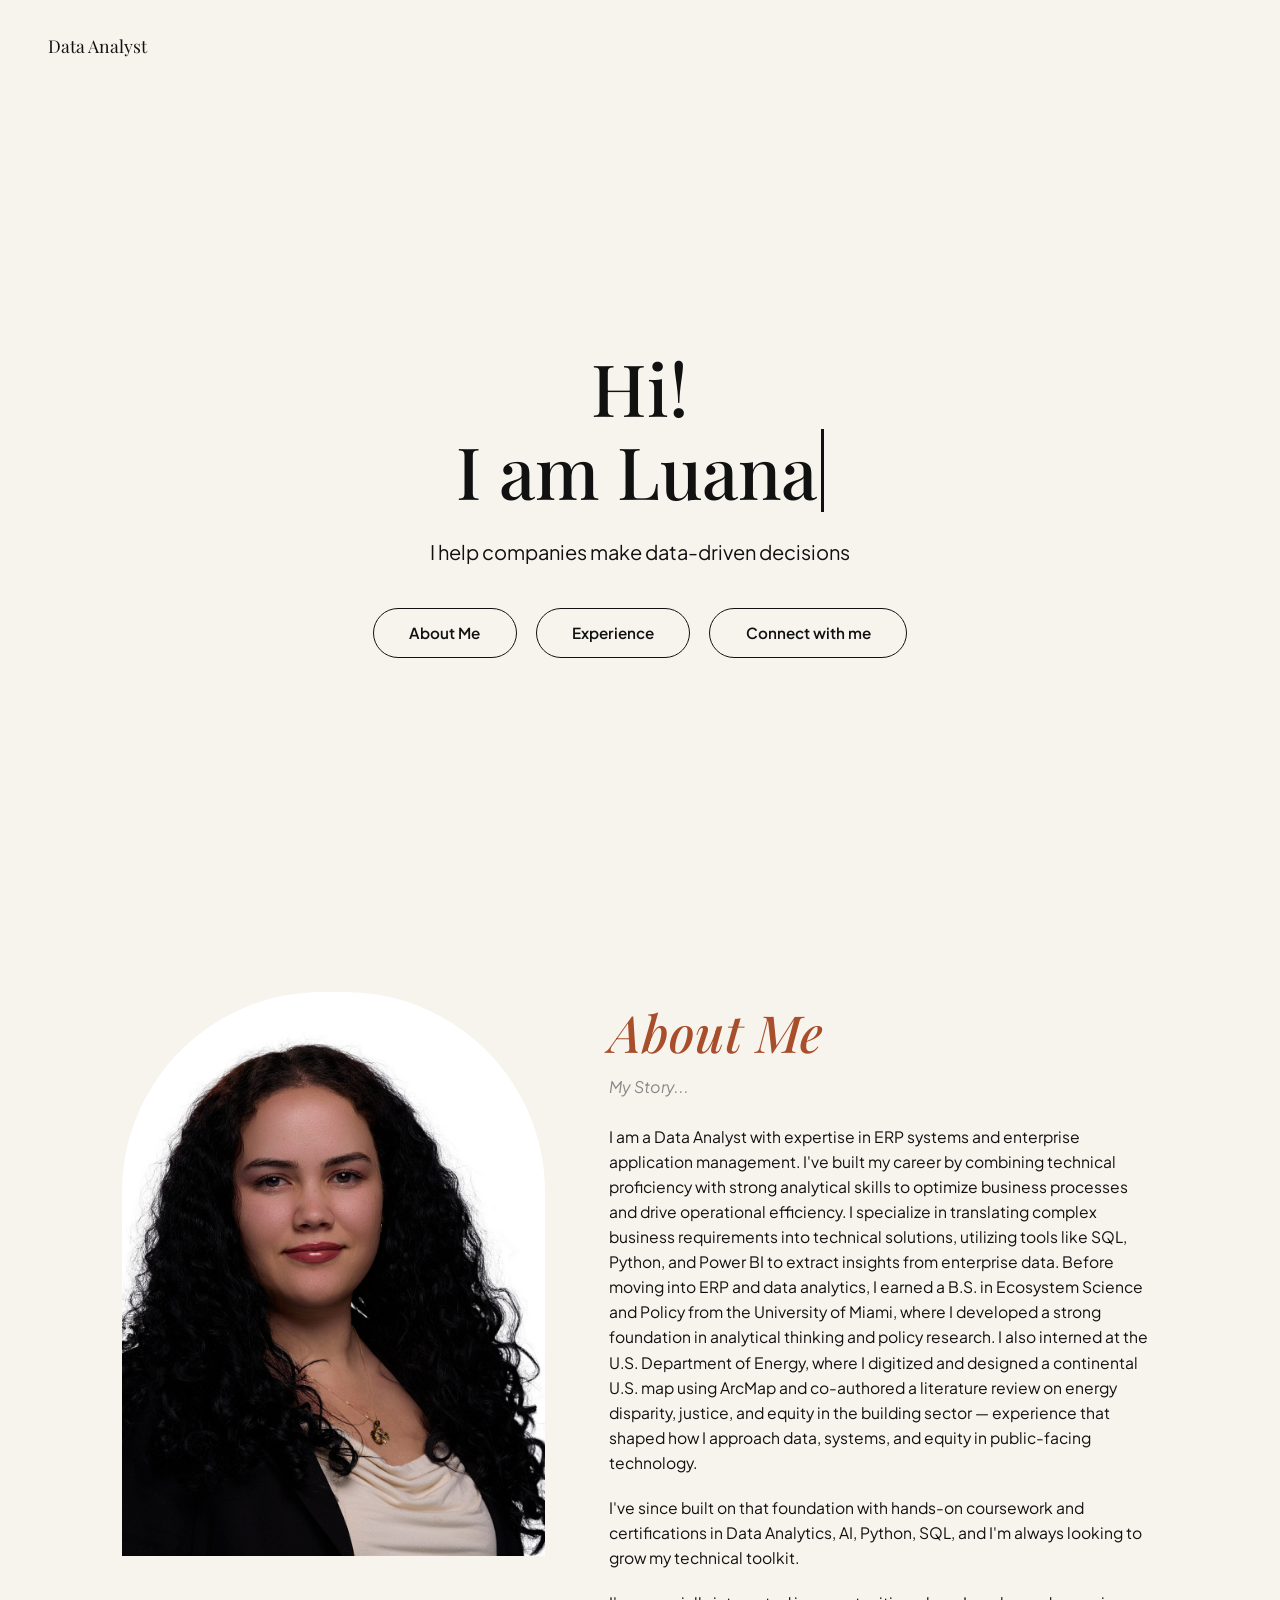
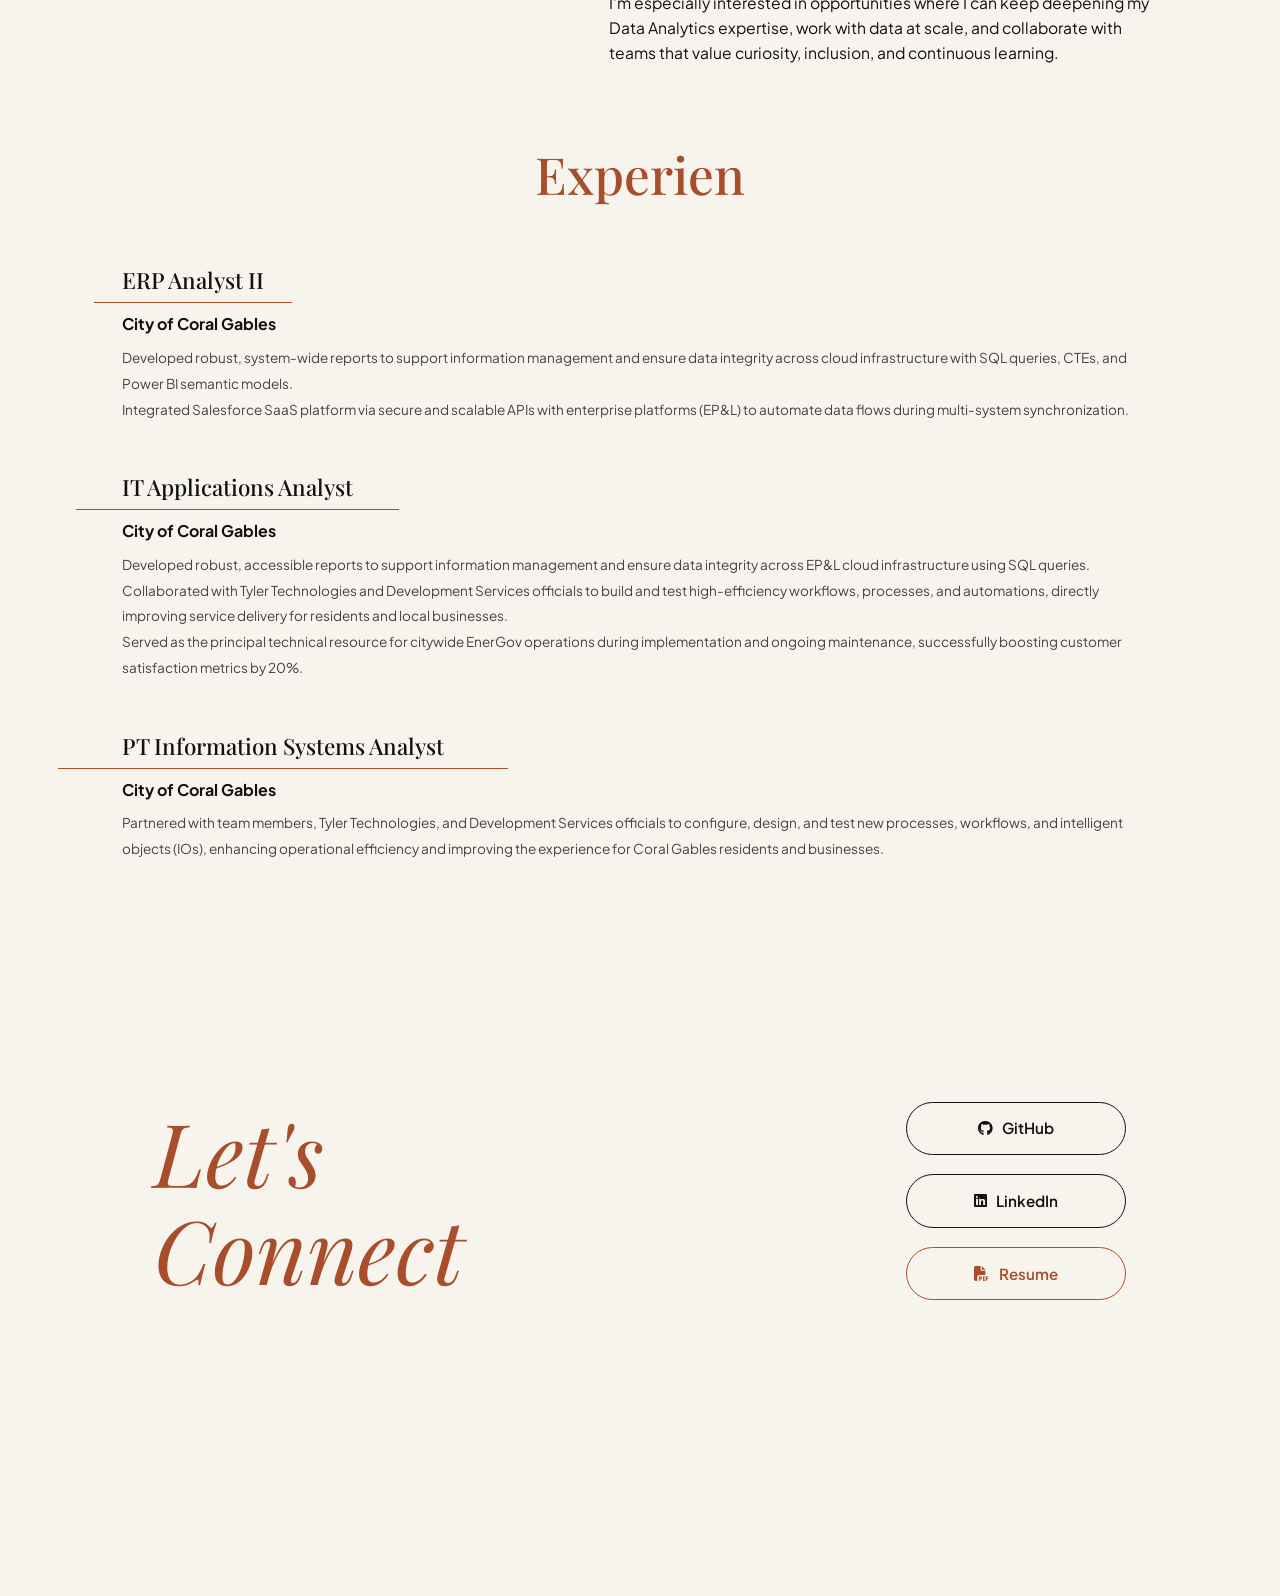
<file: index.html>
<!DOCTYPE html>
<html lang="en">
<head>
  <meta charset="UTF-8" />
  <meta name="viewport" content="width=device-width, initial-scale=1.0" />
  <title>Luana | Data Analyst</title>
  <link rel="stylesheet" href="styles.css" />
  <!-- Font Awesome Icons -->
  <link rel="stylesheet" href="https://cdnjs.cloudflare.com/ajax/libs/font-awesome/6.4.0/css/all.min.css" />
  <!-- Google Fonts -->
  <link rel="preconnect" href="https://fonts.googleapis.com">
  <link rel="preconnect" href="https://fonts.gstatic.com" crossorigin>
  <link href="https://fonts.googleapis.com/css2?family=Playfair+Display:ital,wght@0,400..700;1,400..700&family=Plus+Jakarta+Sans:ital,wght@0,300..600;1,300..600&display=swap" rel="stylesheet">
</head>
<body>

  <!-- Top Header -->
  <header class="top-header">
    <div class="logo">Data Analyst</div>
  </header>

  <!-- Hero / Home Section -->
  <section id="home" class="hero-section">
    <div class="hero-content">
      <h1 class="hero-title">
        <span class="typewriter-text" id="typewriter"></span><span class="cursor">&nbsp;</span>
      </h1>
      <p class="hero-subtitle animated-element">I help companies make data-driven decisions</p>
      
      <nav class="pill-nav">
        <a href="#about" class="pill-btn animated-element">About Me</a>
        <a href="#experience" class="pill-btn animated-element">Experience</a>
        <a href="#connect" class="pill-btn animated-element">Connect with me</a>
      </nav>
    </div>
  </section>

  <!-- About Me & Projects Section -->
  <section id="about" class="about-section">
    <div class="about-grid">
      <div class="arch-image-container scroll-reveal">
        <img src="images/IMG_5150.jpeg" alt="Luana" class="arch-image" />
      </div>
      <div class="about-text scroll-reveal">
        <h2 class="section-title italic-title typewriter-scroll" data-text="About Me"></h2>
        <span class="sub-heading">My Story...</span>
        <p>
          I am a Data Analyst with expertise in ERP systems and enterprise application management. I've built my career by combining technical proficiency with strong analytical skills to optimize business processes and drive operational efficiency. I specialize in translating complex business requirements into technical solutions, utilizing tools like SQL, Python, and Power BI to extract insights from enterprise data. Before moving into ERP and data analytics, I earned a B.S. in Ecosystem Science and Policy from the University of Miami, where I developed a strong foundation in analytical thinking and policy research. I also interned at the U.S. Department of Energy, where I digitized and designed a continental U.S. map using ArcMap and co-authored a literature review on energy disparity, justice, and equity in the building sector — experience that shaped how I approach data, systems, and equity in public-facing technology.
        </p>
        <p>
          I've since built on that foundation with hands-on coursework and certifications in Data Analytics, AI, Python, SQL, and I'm always looking to grow my technical toolkit.
        </p>
        <p>
          I'm especially interested in opportunities where I can keep deepening my Data Analytics expertise, work with data at scale, and collaborate with teams that value curiosity, inclusion, and continuous learning.
        </p>
      </div>
    </div>

    <!-- Experience Subsection -->
    <section id="experience" class="experience-container">
      <h2 class="section-title center-title typewriter-scroll" data-text="Experience"></h2>
      <div class="experience-container">
      </div>

    
        <div class="experience-item scroll-reveal">
          <h3 class="experience-title"> ERP Analyst II</h3>
          <h4 class="experience-location">City of Coral Gables</h4>
          <ul class="experience-desc">
            <li></li>Developed robust, system-wide reports to support information management and ensure data integrity across cloud infrastructure with SQL queries, CTEs, and Power BI semantic models.

            <li></li>Integrated Salesforce SaaS platform via secure and scalable APIs with enterprise platforms (EP&L) to automate data flows during multi-system synchronization.
         </p>
      </div>


        <div class="experience-item scroll-reveal">
          <h3 class="experience-title">IT Applications Analyst</h3>
          <h4 class="experience-location">City of Coral Gables</h4>
          <ul class="experience-desc">
            <li></li>Developed robust, accessible reports to support information management and ensure data integrity across EP&L cloud infrastructure using SQL queries.

            <li></li>Collaborated with Tyler Technologies and Development Services officials to build and test high-efficiency workflows, processes, and automations, directly improving service delivery for residents and local businesses. 

            <li></li>Served as the principal technical resource for citywide EnerGov operations during implementation and ongoing maintenance, successfully boosting customer satisfaction metrics by 20%. 
          </p>
      </div>


        <div class="experience-item scroll-reveal">
          <h3 class="experience-title">PT Information Systems Analyst</h3>
          <h4 class="experience-location">City of Coral Gables</h4>
          <ul class="experience-desc">
            <li></li>Partnered with team members, Tyler Technologies, and Development Services officials to configure, design, and test new processes, workflows, and intelligent objects (IOs), enhancing operational efficiency and improving the experience for Coral Gables residents and businesses.
         </p>
        </div>
   </div>
  </section>

  <!-- Connect Section -->
  <section id="connect" class="connect-section">
    <div class="connect-container">
      <div class="connect-left">
        <h2 class="connect-title typewriter-scroll" data-html="<em>Let's</em><br /><em>Connect</em>"></h2>
      </div>

      <div class="social-list">
        <a href="https://github.com/luli45" target="_blank" rel="noopener noreferrer" class="pill-btn social-btn scroll-reveal">
          <i class="fa-brands fa-github"></i> <span>GitHub</span>
        </a>
        <a href="https://www.linkedin.com/in/luanabenitez/" target="_blank" rel="noopener noreferrer" class="pill-btn social-btn scroll-reveal">
          <i class="fa-brands fa-linkedin"></i> <span>LinkedIn</span>
        </a>
        <a href="Luana Benitez Resume 2026.pdf" target="_blank" rel="noopener noreferrer" class="pill-btn social-btn accent-pill scroll-reveal">
          <i class="fa-solid fa-file-pdf"></i> <span>Resume</span>
        </a>
      </div>
    </div>
  </section>

  <!-- JavaScript for Typewriter & Scroll Trigger Animations -->
  <script>
    // 1. Hero Page Typewriter
    const heroText = "Hi!\nI am Luana";
    const heroElement = document.getElementById("typewriter");
    let heroIndex = 0;

    function typeHero() {
      if (heroIndex < heroText.length) {
        let char = heroText.charAt(heroIndex);
        if (char === "\n") {
          heroElement.innerHTML += "<br />";
        } else {
          heroElement.innerHTML += char;
        }
        heroIndex++;
        setTimeout(typeHero, 90);
      }
    }

    // 2. Typewriter Function for Headings on Scroll
    function typeOnScroll(element) {
      if (element.dataset.typed === "true") return;
      element.dataset.typed = "true";

      const rawText = element.dataset.text;
      const htmlText = element.dataset.html;

      if (rawText) {
        let idx = 0;
        function type() {
          if (idx < rawText.length) {
            element.innerHTML += rawText.charAt(idx);
            idx++;
            setTimeout(type, 80);
          }
        }
        type();
      } else if (htmlText) {
        element.innerHTML = htmlText; // Direct render for multi-line HTML title
      }
    }

    // 3. Intersection Observer for Scroll Animations
    document.addEventListener("DOMContentLoaded", () => {
      typeHero();

      const observerOptions = { threshold: 0.2 };

      const scrollObserver = new IntersectionObserver((entries) => {
        entries.forEach((entry) => {
          if (entry.isIntersecting) {
            entry.target.classList.add("visible");
            if (entry.target.classList.contains("typewriter-scroll")) {
              typeOnScroll(entry.target);
            }
          }
        });
      }, observerOptions);

      document.querySelectorAll(".scroll-reveal, .typewriter-scroll").forEach((el) => {
        scrollObserver.observe(el);
      });
    });
  </script>

</body>
</html>
</file>
<file: styles.css>
:root {
  --bg-color: #f7f4ed;
  --text-dark: #111111;
  --accent-brown: #a84e2a;
  --border-dark: #111111;
  --font-serif: 'Playfair Display', Georgia, serif;
  --font-sans: 'Plus Jakarta Sans', -apple-system, BlinkMacSystemFont, sans-serif;
}

* {
  box-sizing: border-box;
  margin: 0;
  padding: 0;
}

body {
  background-color: var(--bg-color);
  color: var(--text-dark);
  font-family: var(--font-sans);
  line-height: 1.6;
  scroll-behavior: smooth;
  overflow-x: hidden;
}

.top-header {
  padding: 2rem 3rem;
  font-family: var(--font-serif);
  font-size: 1.1rem;
}

/* Hero Section */
.hero-section {
  min-height: calc(100vh - 80px);
  display: flex;
  justify-content: center;
  align-items: center;
  text-align: center;
  padding: 2rem;
}

.hero-title {
  font-family: var(--font-serif);
  font-size: 4.5rem;
  font-weight: 500;
  line-height: 1.15;
  margin-bottom: 1.5rem;
  min-height: 160px;
}

.cursor {
  display: inline-block;
  background-color: var(--text-dark);
  margin-left: 4px;
  width: 3px;
  animation: blink 0.8s infinite;
}

@keyframes blink {
  0%, 100% { opacity: 1; }
  50% { opacity: 0; }
}

.hero-subtitle {
  font-size: 1.25rem;
  color: var(--text-dark);
  margin-bottom: 2.5rem;
}

/* Base Button Styles */
.pill-nav {
  display: flex;
  gap: 1.2rem;
  justify-content: center;
  flex-wrap: wrap;
}

.pill-btn {
  text-decoration: none;
  color: var(--text-dark);
  font-size: 0.95rem;
  font-weight: 600;
  padding: 0.75rem 2.2rem;
  border: 1.5px solid var(--border-dark);
  border-radius: 50px;
  display: inline-flex;
  align-items: center;
  justify-content: center;
  gap: 0.6rem;
  background-color: transparent;
  transition: transform 0.25s ease, background-color 0.25s ease, color 0.25s ease, box-shadow 0.25s ease;
}

.pill-btn:hover {
  background-color: var(--text-dark);
  color: var(--bg-color);
  transform: translateY(-4px) !important;
  box-shadow: 0 8px 18px rgba(0, 0, 0, 0.12);
}

.accent-pill {
  border-color: var(--accent-brown);
  color: var(--accent-brown);
}

.accent-pill:hover {
  background-color: var(--accent-brown);
  color: #ffffff;
}

/* Hero Load Animations */
.animated-element {
  opacity: 0;
  transform: translateY(40px);
  animation: scrollUpIn 0.8s cubic-bezier(0.16, 1, 0.3, 1) forwards;
}

.pill-nav a:nth-child(1) { animation-delay: 1.2s; }
.pill-nav a:nth-child(2) { animation-delay: 1.35s; }
.pill-nav a:nth-child(3) { animation-delay: 1.5s; }

/* Scroll-Triggered Reveal Animations for Rest of Page */
.scroll-reveal {
  opacity: 0;
  transform: translateY(40px);
  transition: opacity 0.8s ease-out, transform 0.8s cubic-bezier(0.16, 1, 0.3, 1);
}

.scroll-reveal.visible {
  opacity: 1;
  transform: translateY(0);
}

@keyframes scrollUpIn {
  to {
    opacity: 1;
    transform: translateY(0);
  }
}

/* Section & Arch Layouts */
.about-section {
  max-width: 1100px;
  margin: 0 auto;
  padding: 5rem 2rem;
}

.about-grid {
  display: grid;
  grid-template-columns: 1fr 1.3fr;
  gap: 4rem;
  align-items: start;
}

.arch-image-container {
  width: 100%;
  aspect-ratio: 3 / 4;
  border-radius: 200px 200px 0 0;
  overflow: hidden;
  background-color: #d1e2c4;
}

.arch-image {
  width: 100%;
  height: 100%;
  object-fit: cover;
}

.section-title {
  font-family: var(--font-serif);
  color: var(--accent-brown);
  font-size: 3.2rem;
  font-weight: 500;
  min-height: 4rem;
}

.italic-title { font-style: italic; }

.sub-heading {
  display: block;
  font-style: italic;
  color: #888888;
  margin-bottom: 1.5rem;
}

.about-text p {
  margin-bottom: 1.25rem;
  font-size: 0.98rem;
}

.experience-container { margin-top: 3rem; }
.center-title { text-align: center; margin-bottom: 3rem; }

.experience-grid {
  display: grid;
  grid-template-columns: repeat(3, 1fr);
  gap: 2.5rem;
  text-align: center;
}

.small-arch { aspect-ratio: 4 / 5; margin-bottom: 1.2rem; }

.experience-title {
  font-family: var(--font-serif);
  font-size: 1.4rem;
  font-weight: 500;
  margin-bottom: 0.5rem;
  position: relative;
  display: inline-block;
  padding-bottom: 0.25rem;
}

.experience-title::after {
  content: '';
  position: absolute;
  bottom: 0;
  left: -20%;
  width: 140%;
  height: 1px;
  background-color: var(--accent-brown);
}

.experience-item { margin-top: 3rem; }

.experience-desc {
  font-size: 0.85rem;
  color: #444;
  margin-top: 0.5rem;
  margin-bottom: 1.5rem;  
  line-height: 1.9;
  list-style: none;        
}


/* FIX: Connect Section & Right-Aligned Vertical Buttons */
.connect-section {
  min-height: 70vh;
  display: flex;
  align-items: center;
  padding: 5rem 2rem;
}

.connect-container {
  width: 100%;
  max-width: 1100px;
  margin: 0 auto;
  display: flex;
  justify-content: space-between;
  align-items: center;
}

.connect-left {
  flex: 1;
}

.connect-title {
  font-family: var(--font-serif);
  color: var(--accent-brown);
  font-size: 5.5rem;
  line-height: 1.1;
  font-weight: 400;
}

.connect-title em { font-style: italic; }

/* Vertical Right-Aligned Button List */
.social-list {
  display: flex;
  flex-direction: column;
  gap: 1.2rem;
  align-items: flex-end; /* Locks elements to right side */
  flex-shrink: 0;
}

.social-list .pill-btn {
  width: 220px; /* Equal width for perfectly stacked buttons */
  padding: 0.85rem 1.5rem;
}

/* Staggered Scroll Animations for Connect Buttons */
.social-list .pill-btn:nth-child(1) { transition-delay: 0.1s; }
.social-list .pill-btn:nth-child(2) { transition-delay: 0.25s; }
.social-list .pill-btn:nth-child(3) { transition-delay: 0.4s; }

/* Mobile Layout */
@media (max-width: 768px) {
  .hero-title { font-size: 3rem; }
  .about-grid { grid-template-columns: 1fr; }
  .experience-grid { grid-template-columns: 1fr; }
  
  .connect-container {
    flex-direction: column;
    align-items: flex-start;
    gap: 3rem;
  }
  
  .social-list {
    align-items: stretch;
    width: 100%;
  }

  .social-list .pill-btn {
    width: 100%;
  }

  .connect-title { font-size: 3.5rem; }
}
</file>
